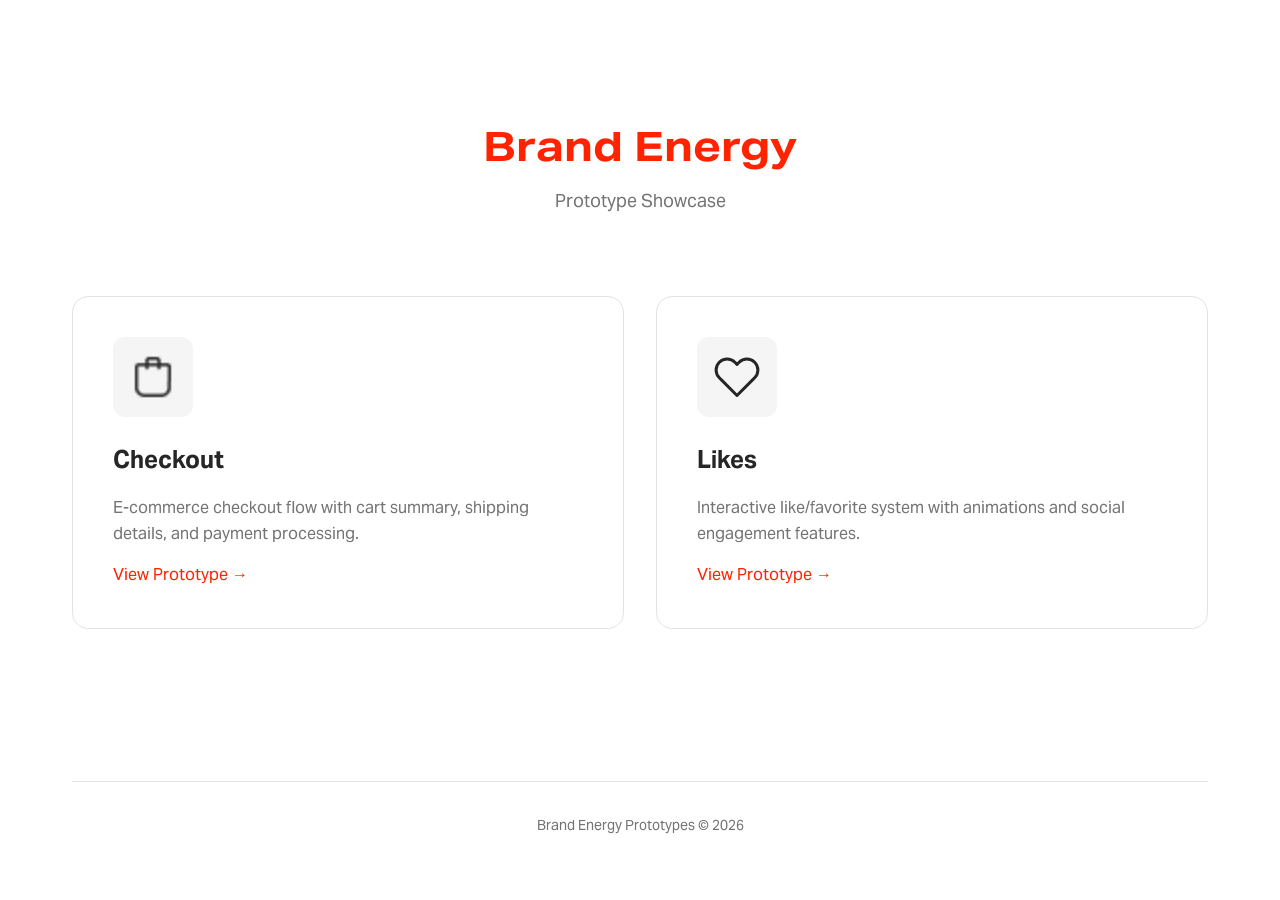
<file: index.html>
<!DOCTYPE html>
<html lang="en">
<head>
    <meta charset="UTF-8">
    <meta name="viewport" content="width=device-width, initial-scale=1.0">
    <title>Brand Energy - Prototypes</title>
    <link rel="stylesheet" href="styles/main.css">
</head>
<body>
    <div class="container">
        <header class="header">
            <img src="public/illustrations/Logo.png" alt="Depop" class="header-logo">
            <h1 class="logo">Brand Energy</h1>
            <p class="tagline">Prototype Showcase</p>
        </header>

        <main class="prototypes-grid">
            <a href="prototypes/checkout.html" class="prototype-card">
                <div class="card-icon">
                    <img src="public/illustrations/Bag.png" alt="Checkout">
                </div>
                <h2 class="card-title">Checkout</h2>
                <p class="card-description">E-commerce checkout flow with cart summary, shipping details, and payment processing.</p>
                <span class="card-link">View Prototype →</span>
            </a>

            <a href="prototypes/likes.html" class="prototype-card">
                <div class="card-icon">
                    <svg xmlns="http://www.w3.org/2000/svg" width="48" height="48" viewBox="0 0 24 24" fill="none" stroke="currentColor" stroke-width="1.5" stroke-linecap="round" stroke-linejoin="round">
                        <path d="M20.84 4.61a5.5 5.5 0 0 0-7.78 0L12 5.67l-1.06-1.06a5.5 5.5 0 0 0-7.78 7.78l1.06 1.06L12 21.23l7.78-7.78 1.06-1.06a5.5 5.5 0 0 0 0-7.78z"></path>
                    </svg>
                </div>
                <h2 class="card-title">Likes</h2>
                <p class="card-description">Interactive like/favorite system with animations and social engagement features.</p>
                <span class="card-link">View Prototype →</span>
            </a>
        </main>

        <footer class="footer">
            <p>Brand Energy Prototypes © 2026</p>
        </footer>
    </div>
</body>
</html>
</file>
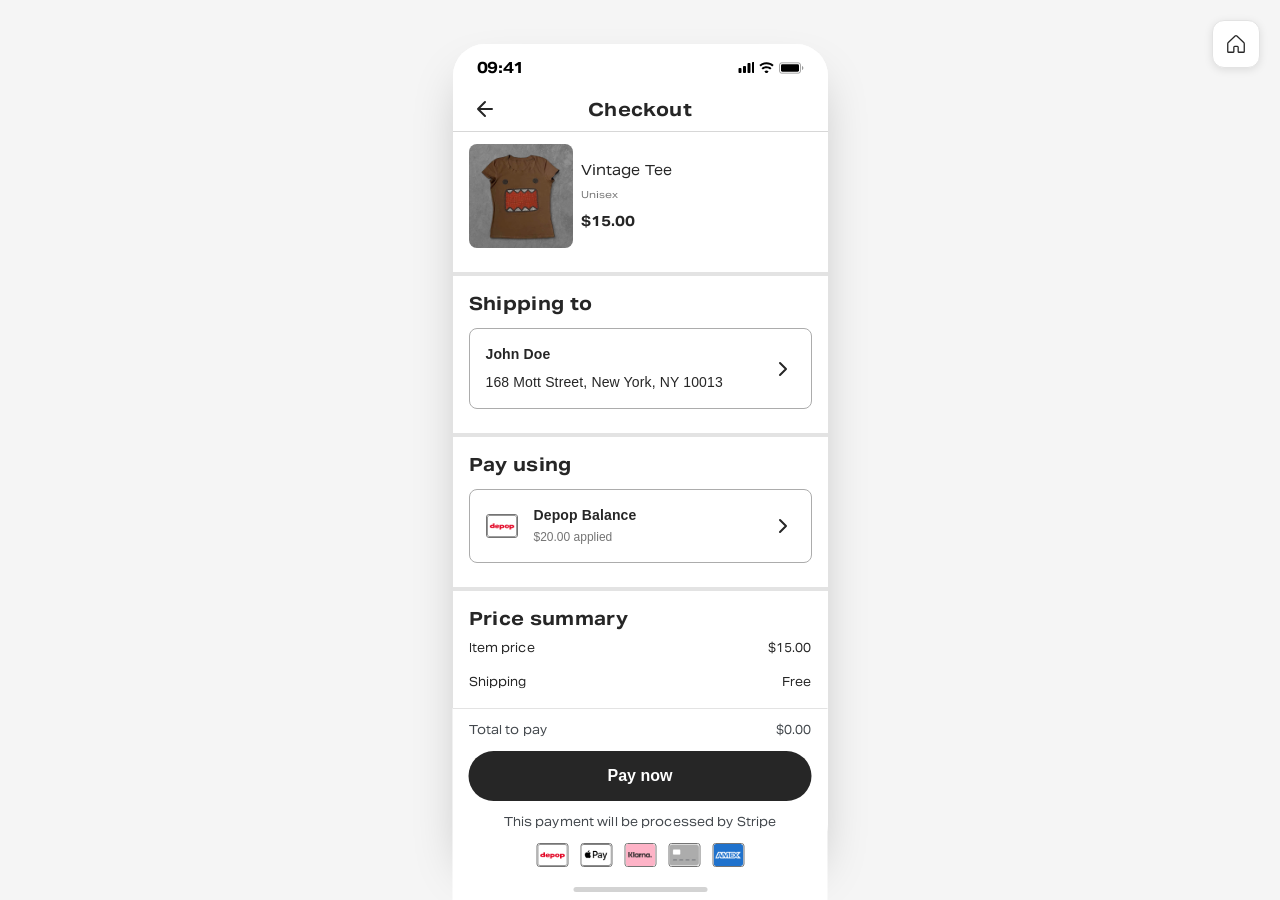
<file: prototypes/checkout.html>
<!DOCTYPE html>
<html lang="en">
<head>
    <meta charset="UTF-8">
    <meta name="viewport" content="width=device-width, initial-scale=1.0, maximum-scale=1.0, user-scalable=no">
    <title>Checkout - Brand Energy</title>
    <link rel="stylesheet" href="../styles/checkout.css">
</head>
<body>
    <!-- Page Navigation (outside prototype) -->
    <a href="../index.html" class="page-home" aria-label="Back to overview">
        <img src="../public/illustrations/Home.svg" alt="Home">
    </a>

    <div class="device-frame">
        <div class="checkout-screen">
            <!-- Status Bar -->
            <div class="status-bar">
                <span class="time">09:41</span>
                <div class="status-icons">
                    <svg class="signal" width="17" height="11" viewBox="0 0 17 11" fill="none">
                        <path fill-rule="evenodd" clip-rule="evenodd" d="M10.5 2C10.5 1.44772 10.9477 1 11.5 1H12.5C13.0523 1 13.5 1.44772 13.5 2V10C13.5 10.5523 13.0523 11 12.5 11H11.5C10.9477 11 10.5 10.5523 10.5 10V2ZM7 4C6.44772 4 6 4.44772 6 5V10C6 10.5523 6.44772 11 7 11H8C8.55228 11 9 10.5523 9 10V5C9 4.44772 8.55228 4 8 4H7ZM1.5 7C1.5 6.44772 1.94772 6 2.5 6H3.5C4.05228 6 4.5 6.44772 4.5 7V10C4.5 10.5523 4.05228 11 3.5 11H2.5C1.94772 11 1.5 10.5523 1.5 10V7ZM16 0C15.4477 0 15 0.447715 15 1V10C15 10.5523 15.4477 11 16 11H17C17.5523 11 18 10.5523 18 10V1C18 0.447715 17.5523 0 17 0H16Z" fill="black"/>
                    </svg>
                    <svg class="wifi" width="15" height="11" viewBox="0 0 15 11" fill="none">
                        <path fill-rule="evenodd" clip-rule="evenodd" d="M7.5 2.24268C9.68547 2.24268 11.6986 3.05823 13.2279 4.41588L14.6421 3.00167C12.7376 1.29326 10.2339 0.242676 7.5 0.242676C4.76614 0.242676 2.26239 1.29326 0.357864 3.00167L1.77208 4.41588C3.30139 3.05823 5.31453 2.24268 7.5 2.24268ZM7.5 6.24268C8.86972 6.24268 10.1205 6.74066 11.0919 7.56611L12.5061 6.1519C11.1602 4.97565 9.41174 4.24268 7.5 4.24268C5.58826 4.24268 3.83981 4.97565 2.49393 6.1519L3.90814 7.56611C4.8795 6.74066 6.13028 6.24268 7.5 6.24268ZM9.62132 9.62132L7.5 11.7426L5.37868 9.62132C6.0052 8.99479 6.86932 8.61396 7.5 8.61396C8.13068 8.61396 8.9948 8.99479 9.62132 9.62132Z" fill="black"/>
                    </svg>
                    <svg class="battery" width="25" height="12" viewBox="0 0 25 12" fill="none">
                        <rect opacity="0.35" x="0.5" y="0.833374" width="21" height="10.3333" rx="2.16667" stroke="black"/>
                        <path opacity="0.4" d="M23 4V8C23.8047 7.66122 24.328 6.87313 24.328 6C24.328 5.12687 23.8047 4.33878 23 4Z" fill="black"/>
                        <rect x="2" y="2.33337" width="18" height="7.33333" rx="1.33333" fill="black"/>
                    </svg>
                </div>
            </div>

            <!-- Navigation Bar -->
            <nav class="nav-bar">
                <button class="nav-back">
                    <svg width="24" height="24" viewBox="0 0 24 24" fill="none">
                        <path d="M19 12H5M12 19L5 12L12 5" stroke="#262626" stroke-width="2" stroke-linecap="round" stroke-linejoin="round"/>
                    </svg>
                </button>
                <h1 class="nav-title">Checkout</h1>
                <span class="nav-spacer"></span>
            </nav>

            <!-- Scrollable Content -->
            <main class="checkout-content">
                <!-- Product Card -->
                <section class="product-section">
                    <div class="product-card">
                        <img src="../public/illustrations/Tee.jpg" alt="Vintage Tee" class="product-image">
                        <div class="product-info">
                            <div class="product-content">
                                <h3 class="product-name">Vintage Tee</h3>
                                <p class="product-variant">Unisex</p>
                            </div>
                            <p class="product-price">$15.00</p>
                        </div>
                    </div>
                </section>

                <!-- Shipping Section -->
                <section class="shipping-section">
                    <div class="section-divider"></div>
                    <h2 class="section-title">Shipping to</h2>
                    <button class="address-card">
                        <div class="address-content">
                            <p class="address-name">John Doe</p>
                            <p class="address-line">168 Mott Street, New York, NY 10013</p>
                        </div>
                        <svg class="chevron" width="24" height="24" viewBox="0 0 24 24" fill="none">
                            <path d="M9 18L15 12L9 6" stroke="#262626" stroke-width="2" stroke-linecap="round" stroke-linejoin="round"/>
                        </svg>
                    </button>
                </section>

                <!-- Payment Section -->
                <section class="payment-section">
                    <div class="section-divider"></div>
                    <h2 class="section-title">Pay using</h2>
                    <button class="payment-card">
                        <div class="payment-method-icon">
                            <img src="../public/illustrations/Depop_Balance.jpg" alt="Depop Balance">
                        </div>
                        <div class="payment-content">
                            <p class="payment-name">Depop Balance</p>
                            <p class="payment-detail">$20.00 applied</p>
                        </div>
                        <svg class="chevron" width="24" height="24" viewBox="0 0 24 24" fill="none">
                            <path d="M9 18L15 12L9 6" stroke="#262626" stroke-width="2" stroke-linecap="round" stroke-linejoin="round"/>
                        </svg>
                    </button>
                </section>

                <!-- Price Summary Section -->
                <section class="summary-section">
                    <div class="section-divider"></div>
                    <h2 class="section-title">Price summary</h2>
                    <div class="price-rows">
                        <div class="price-row">
                            <span>Item price</span>
                            <span>$15.00</span>
                        </div>
                        <div class="price-row">
                            <span>Shipping</span>
                            <span>Free</span>
                        </div>
                        <div class="price-row">
                            <span class="with-help">
                                Marketplace fee
                                <button class="help-icon" aria-label="More info">
                                    <svg width="16" height="16" viewBox="0 0 16 16" fill="none">
                                        <circle cx="8" cy="8" r="7" stroke="#747474" stroke-width="1.5"/>
                                        <path d="M8 11V7M8 5V4.5" stroke="#747474" stroke-width="1.5" stroke-linecap="round"/>
                                    </svg>
                                </button>
                            </span>
                            <span>$5.00</span>
                        </div>
                        <div class="price-divider"></div>
                        <div class="price-row">
                            <span>Subtotal</span>
                            <span>$20.00</span>
                        </div>
                        <div class="price-row">
                            <span>Depop Balance</span>
                            <span>- $20.00</span>
                        </div>
                        <div class="price-divider"></div>
                        <div class="price-row total">
                            <span>Total to pay</span>
                            <span>$0.00</span>
                        </div>
                    </div>
                </section>
            </main>

            <!-- Fixed Bottom Bar -->
            <footer class="checkout-footer">
                <div class="footer-divider"></div>
                <div class="footer-total">
                    <span>Total to pay</span>
                    <span>$0.00</span>
                </div>
                <button class="pay-button" id="payButton">
                    <span class="btn-text">Pay now</span>
                    <span class="btn-loading" style="display: none;">
                        <svg class="spinner" width="20" height="20" viewBox="0 0 24 24" fill="none" stroke="currentColor" stroke-width="2">
                            <path d="M21 12a9 9 0 1 1-6.219-8.56"/>
                        </svg>
                    </span>
                </button>
                <p class="stripe-notice">This payment will be processed by Stripe</p>
                <div class="payment-methods">
                    <div class="payment-icon">
                        <img src="../public/illustrations/Depop_Balance.jpg" alt="Depop Balance">
                    </div>
                    <div class="payment-icon">
                        <img src="../public/illustrations/Apple_Pay.jpg" alt="Apple Pay">
                    </div>
                    <div class="payment-icon">
                        <img src="../public/illustrations/Klarna.jpg" alt="Klarna">
                    </div>
                    <div class="payment-icon">
                        <img src="../public/illustrations/Payment_card.jpg" alt="Card">
                    </div>
                    <div class="payment-icon">
                        <img src="../public/illustrations/Amex.png" alt="Amex">
                    </div>
                </div>
                <div class="home-indicator"></div>
            </footer>
        </div>
    </div>

    <script src="../scripts/checkout.js"></script>
</body>
</html>
</file>
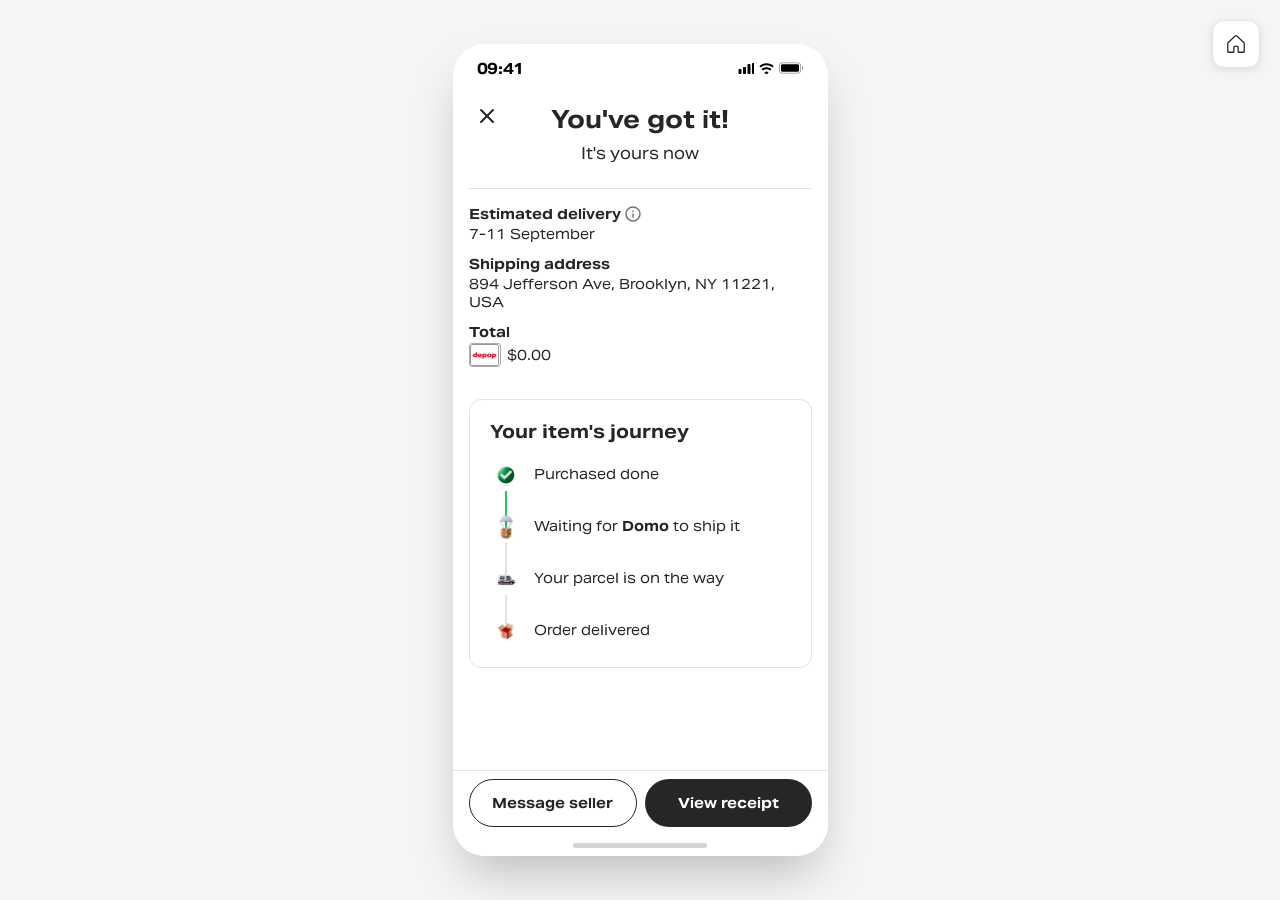
<file: prototypes/confirmation.html>
<!DOCTYPE html>
<html lang="en">
<head>
    <meta charset="UTF-8">
    <meta name="viewport" content="width=device-width, initial-scale=1.0, maximum-scale=1.0, user-scalable=no">
    <title>Order Confirmed - Brand Energy</title>
    <link rel="stylesheet" href="../styles/checkout.css">
    <link rel="stylesheet" href="../styles/confirmation.css">
</head>
<body>
    <!-- Page Navigation (outside prototype) -->
    <a href="../index.html" class="page-home" aria-label="Back to overview">
        <img src="../public/illustrations/Home.svg" alt="Home">
    </a>

    <div class="device-frame">
        <div class="confirmation-screen-page">
            <!-- Status Bar -->
            <div class="status-bar">
                <span class="time">09:41</span>
                <div class="status-icons">
                    <svg class="signal" width="17" height="11" viewBox="0 0 17 11" fill="none">
                        <path fill-rule="evenodd" clip-rule="evenodd" d="M10.5 2C10.5 1.44772 10.9477 1 11.5 1H12.5C13.0523 1 13.5 1.44772 13.5 2V10C13.5 10.5523 13.0523 11 12.5 11H11.5C10.9477 11 10.5 10.5523 10.5 10V2ZM7 4C6.44772 4 6 4.44772 6 5V10C6 10.5523 6.44772 11 7 11H8C8.55228 11 9 10.5523 9 10V5C9 4.44772 8.55228 4 8 4H7ZM1.5 7C1.5 6.44772 1.94772 6 2.5 6H3.5C4.05228 6 4.5 6.44772 4.5 7V10C4.5 10.5523 4.05228 11 3.5 11H2.5C1.94772 11 1.5 10.5523 1.5 10V7ZM16 0C15.4477 0 15 0.447715 15 1V10C15 10.5523 15.4477 11 16 11H17C17.5523 11 18 10.5523 18 10V1C18 0.447715 17.5523 0 17 0H16Z" fill="black"/>
                    </svg>
                    <svg class="wifi" width="15" height="11" viewBox="0 0 15 11" fill="none">
                        <path fill-rule="evenodd" clip-rule="evenodd" d="M7.5 2.24268C9.68547 2.24268 11.6986 3.05823 13.2279 4.41588L14.6421 3.00167C12.7376 1.29326 10.2339 0.242676 7.5 0.242676C4.76614 0.242676 2.26239 1.29326 0.357864 3.00167L1.77208 4.41588C3.30139 3.05823 5.31453 2.24268 7.5 2.24268ZM7.5 6.24268C8.86972 6.24268 10.1205 6.74066 11.0919 7.56611L12.5061 6.1519C11.1602 4.97565 9.41174 4.24268 7.5 4.24268C5.58826 4.24268 3.83981 4.97565 2.49393 6.1519L3.90814 7.56611C4.8795 6.74066 6.13028 6.24268 7.5 6.24268ZM9.62132 9.62132L7.5 11.7426L5.37868 9.62132C6.0052 8.99479 6.86932 8.61396 7.5 8.61396C8.13068 8.61396 8.9948 8.99479 9.62132 9.62132Z" fill="black"/>
                    </svg>
                    <svg class="battery" width="25" height="12" viewBox="0 0 25 12" fill="none">
                        <rect opacity="0.35" x="0.5" y="0.833374" width="21" height="10.3333" rx="2.16667" stroke="black"/>
                        <path opacity="0.4" d="M23 4V8C23.8047 7.66122 24.328 6.87313 24.328 6C24.328 5.12687 23.8047 4.33878 23 4Z" fill="black"/>
                        <rect x="2" y="2.33337" width="18" height="7.33333" rx="1.33333" fill="black"/>
                    </svg>
                </div>
            </div>

            <!-- Close Button -->
            <a href="checkout.html" class="close-btn">
                <svg width="24" height="24" viewBox="0 0 24 24" fill="none">
                    <path d="M18 6L6 18M6 6l12 12" stroke="#262626" stroke-width="2" stroke-linecap="round" stroke-linejoin="round"/>
                </svg>
            </a>

            <!-- Scrollable Content -->
            <div class="confirmation-scroll">
                <!-- Hero Section with Product and Balloons -->
                <div class="hero-section">
                    <!-- Balloons -->
                    <img src="../public/illustrations/red_balloon.png" alt="" class="balloon red-balloon-1">
                    <img src="../public/illustrations/red_balloon.png" alt="" class="balloon red-balloon-2">
                    <img src="../public/illustrations/Depop_balloon.png" alt="" class="balloon depop-balloon">
                    <img src="../public/illustrations/star_balloon.png" alt="" class="balloon star-balloon">
                    <img src="../public/illustrations/red_balloon.png" alt="" class="balloon red-balloon-3">
                    
                    <!-- Animation Container -->
                    <div class="animation-container">
                        <!-- Product Image (gets sucked in) -->
                        <img src="../public/illustrations/Tee.jpg" alt="Vintage Tee" class="product-image">
                        
                        <!-- Box (pops up from bottom, then fades out) -->
                        <img src="../public/illustrations/Box_Tee.png" alt="" class="box-image">
                        
                        <!-- Parachute (fades in, then flies out top) -->
                        <img src="../public/illustrations/shipping_parachute.png" alt="" class="parachute-image">
                    </div>
                </div>

                <!-- Success Message -->
                <div class="success-message">
                    <h1>You've got it!</h1>
                    <p>It's yours now</p>
                </div>

                <!-- Divider -->
                <div class="section-divider"></div>

                <!-- Order Details -->
                <div class="order-details">
                    <div class="detail-row">
                        <span class="detail-label">
                            Estimated delivery
                            <svg width="16" height="16" viewBox="0 0 16 16" fill="none">
                                <circle cx="8" cy="8" r="7" stroke="#747474" stroke-width="1.5"/>
                                <path d="M8 11V8M8 5.5V5" stroke="#747474" stroke-width="1.5" stroke-linecap="round"/>
                            </svg>
                        </span>
                        <span class="detail-value">7-11 September</span>
                    </div>
                    <div class="detail-row">
                        <span class="detail-label">Shipping address</span>
                        <span class="detail-value">894 Jefferson Ave, Brooklyn, NY 11221, USA</span>
                    </div>
                    <div class="detail-row">
                        <span class="detail-label">Total</span>
                        <span class="detail-value detail-with-icon">
                            <img src="../public/illustrations/Depop_Balance.jpg" alt="Depop Balance" class="detail-icon">
                            $0.00
                        </span>
                    </div>
                </div>

                <!-- Progress Tracker -->
                <div class="progress-tracker">
                    <h3 class="tracker-title">Your item's journey</h3>
                    <div class="progress-step completed">
                        <div class="step-icon completed">
                            <img src="../public/illustrations/confirm.png" alt="" class="step-img">
                        </div>
                        <div class="step-line"></div>
                        <span class="step-label">Purchased done</span>
                    </div>
                    <div class="progress-step active">
                        <div class="step-icon">
                            <img src="../public/illustrations/shipping_parachute.png" alt="" class="step-img">
                        </div>
                        <div class="step-line"></div>
                        <span class="step-label">Waiting for <strong>Domo</strong> to ship it</span>
                    </div>
                    <div class="progress-step">
                        <div class="step-icon">
                            <img src="../public/illustrations/Van.png" alt="" class="step-img">
                        </div>
                        <div class="step-line"></div>
                        <span class="step-label">Your parcel is on the way</span>
                    </div>
                    <div class="progress-step">
                        <div class="step-icon">
                            <img src="../public/illustrations/Box_Tee.png" alt="" class="step-img">
                        </div>
                        <span class="step-label">Order delivered</span>
                    </div>
                </div>
            </div>

            <!-- Footer with Buttons -->
            <footer class="confirmation-footer">
                <div class="footer-divider"></div>
                <div class="confirmation-actions">
                    <button class="btn-secondary">Message seller</button>
                    <button class="btn-primary">View receipt</button>
                </div>
                <div class="home-indicator"></div>
            </footer>
        </div>
    </div>
</body>
</html>
</file>
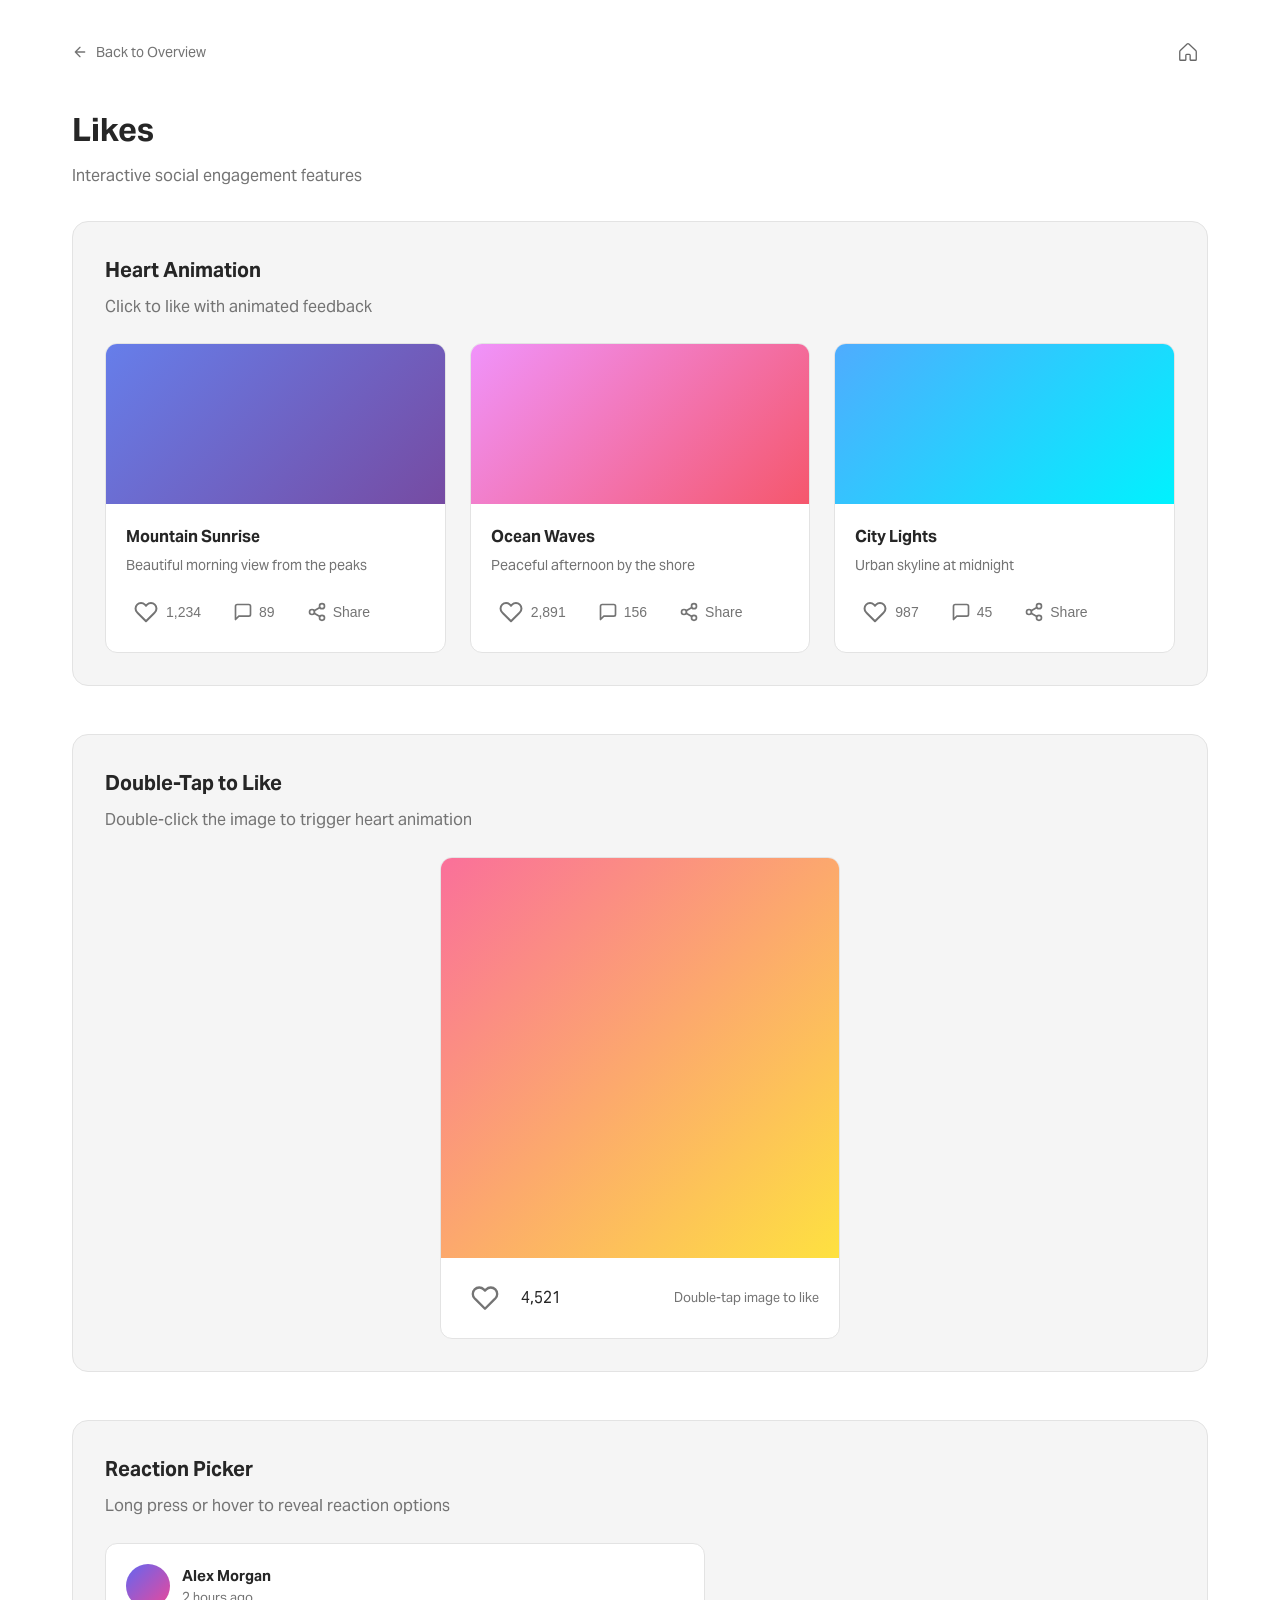
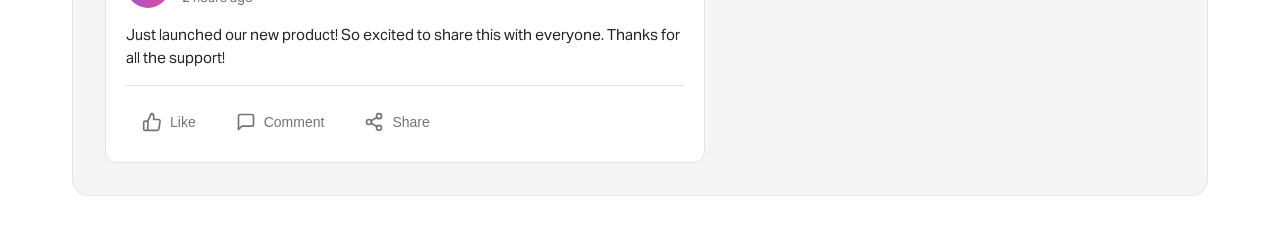
<file: prototypes/likes.html>
<!DOCTYPE html>
<html lang="en">
<head>
    <meta charset="UTF-8">
    <meta name="viewport" content="width=device-width, initial-scale=1.0">
    <title>Likes - Brand Energy</title>
    <link rel="stylesheet" href="../styles/main.css">
    <link rel="stylesheet" href="../styles/likes.css">
</head>
<body>
    <div class="container">
        <div class="nav-header">
            <a href="../index.html" class="back-link">
                <svg xmlns="http://www.w3.org/2000/svg" width="16" height="16" viewBox="0 0 24 24" fill="none" stroke="currentColor" stroke-width="2" stroke-linecap="round" stroke-linejoin="round">
                    <path d="M19 12H5M12 19l-7-7 7-7"/>
                </svg>
                Back to Overview
            </a>
            <a href="../index.html" class="home-link" aria-label="Go to overview">
                <img src="../public/illustrations/Home.svg" alt="Home" width="24" height="24">
            </a>
        </div>

        <h1 class="page-title">Likes</h1>
        <p class="page-subtitle">Interactive social engagement features</p>

        <div class="likes-demo">
            <section class="demo-section">
                <h2 class="demo-title">Heart Animation</h2>
                <p class="demo-description">Click to like with animated feedback</p>
                
                <div class="cards-grid">
                    <div class="content-card">
                        <div class="card-media" style="background: linear-gradient(135deg, #667eea, #764ba2);"></div>
                        <div class="card-body">
                            <h3 class="card-title">Mountain Sunrise</h3>
                            <p class="card-text">Beautiful morning view from the peaks</p>
                            <div class="card-actions">
                                <button class="like-btn" data-liked="false">
                                    <svg class="heart-icon" xmlns="http://www.w3.org/2000/svg" width="24" height="24" viewBox="0 0 24 24" fill="none" stroke="currentColor" stroke-width="2" stroke-linecap="round" stroke-linejoin="round">
                                        <path d="M20.84 4.61a5.5 5.5 0 0 0-7.78 0L12 5.67l-1.06-1.06a5.5 5.5 0 0 0-7.78 7.78l1.06 1.06L12 21.23l7.78-7.78 1.06-1.06a5.5 5.5 0 0 0 0-7.78z"></path>
                                    </svg>
                                    <span class="like-count">1,234</span>
                                </button>
                                <button class="action-btn">
                                    <svg xmlns="http://www.w3.org/2000/svg" width="20" height="20" viewBox="0 0 24 24" fill="none" stroke="currentColor" stroke-width="2" stroke-linecap="round" stroke-linejoin="round">
                                        <path d="M21 15a2 2 0 0 1-2 2H7l-4 4V5a2 2 0 0 1 2-2h14a2 2 0 0 1 2 2z"></path>
                                    </svg>
                                    <span>89</span>
                                </button>
                                <button class="action-btn">
                                    <svg xmlns="http://www.w3.org/2000/svg" width="20" height="20" viewBox="0 0 24 24" fill="none" stroke="currentColor" stroke-width="2" stroke-linecap="round" stroke-linejoin="round">
                                        <circle cx="18" cy="5" r="3"></circle>
                                        <circle cx="6" cy="12" r="3"></circle>
                                        <circle cx="18" cy="19" r="3"></circle>
                                        <line x1="8.59" y1="13.51" x2="15.42" y2="17.49"></line>
                                        <line x1="15.41" y1="6.51" x2="8.59" y2="10.49"></line>
                                    </svg>
                                    <span>Share</span>
                                </button>
                            </div>
                        </div>
                    </div>

                    <div class="content-card">
                        <div class="card-media" style="background: linear-gradient(135deg, #f093fb, #f5576c);"></div>
                        <div class="card-body">
                            <h3 class="card-title">Ocean Waves</h3>
                            <p class="card-text">Peaceful afternoon by the shore</p>
                            <div class="card-actions">
                                <button class="like-btn" data-liked="false">
                                    <svg class="heart-icon" xmlns="http://www.w3.org/2000/svg" width="24" height="24" viewBox="0 0 24 24" fill="none" stroke="currentColor" stroke-width="2" stroke-linecap="round" stroke-linejoin="round">
                                        <path d="M20.84 4.61a5.5 5.5 0 0 0-7.78 0L12 5.67l-1.06-1.06a5.5 5.5 0 0 0-7.78 7.78l1.06 1.06L12 21.23l7.78-7.78 1.06-1.06a5.5 5.5 0 0 0 0-7.78z"></path>
                                    </svg>
                                    <span class="like-count">2,891</span>
                                </button>
                                <button class="action-btn">
                                    <svg xmlns="http://www.w3.org/2000/svg" width="20" height="20" viewBox="0 0 24 24" fill="none" stroke="currentColor" stroke-width="2" stroke-linecap="round" stroke-linejoin="round">
                                        <path d="M21 15a2 2 0 0 1-2 2H7l-4 4V5a2 2 0 0 1 2-2h14a2 2 0 0 1 2 2z"></path>
                                    </svg>
                                    <span>156</span>
                                </button>
                                <button class="action-btn">
                                    <svg xmlns="http://www.w3.org/2000/svg" width="20" height="20" viewBox="0 0 24 24" fill="none" stroke="currentColor" stroke-width="2" stroke-linecap="round" stroke-linejoin="round">
                                        <circle cx="18" cy="5" r="3"></circle>
                                        <circle cx="6" cy="12" r="3"></circle>
                                        <circle cx="18" cy="19" r="3"></circle>
                                        <line x1="8.59" y1="13.51" x2="15.42" y2="17.49"></line>
                                        <line x1="15.41" y1="6.51" x2="8.59" y2="10.49"></line>
                                    </svg>
                                    <span>Share</span>
                                </button>
                            </div>
                        </div>
                    </div>

                    <div class="content-card">
                        <div class="card-media" style="background: linear-gradient(135deg, #4facfe, #00f2fe);"></div>
                        <div class="card-body">
                            <h3 class="card-title">City Lights</h3>
                            <p class="card-text">Urban skyline at midnight</p>
                            <div class="card-actions">
                                <button class="like-btn" data-liked="false">
                                    <svg class="heart-icon" xmlns="http://www.w3.org/2000/svg" width="24" height="24" viewBox="0 0 24 24" fill="none" stroke="currentColor" stroke-width="2" stroke-linecap="round" stroke-linejoin="round">
                                        <path d="M20.84 4.61a5.5 5.5 0 0 0-7.78 0L12 5.67l-1.06-1.06a5.5 5.5 0 0 0-7.78 7.78l1.06 1.06L12 21.23l7.78-7.78 1.06-1.06a5.5 5.5 0 0 0 0-7.78z"></path>
                                    </svg>
                                    <span class="like-count">987</span>
                                </button>
                                <button class="action-btn">
                                    <svg xmlns="http://www.w3.org/2000/svg" width="20" height="20" viewBox="0 0 24 24" fill="none" stroke="currentColor" stroke-width="2" stroke-linecap="round" stroke-linejoin="round">
                                        <path d="M21 15a2 2 0 0 1-2 2H7l-4 4V5a2 2 0 0 1 2-2h14a2 2 0 0 1 2 2z"></path>
                                    </svg>
                                    <span>45</span>
                                </button>
                                <button class="action-btn">
                                    <svg xmlns="http://www.w3.org/2000/svg" width="20" height="20" viewBox="0 0 24 24" fill="none" stroke="currentColor" stroke-width="2" stroke-linecap="round" stroke-linejoin="round">
                                        <circle cx="18" cy="5" r="3"></circle>
                                        <circle cx="6" cy="12" r="3"></circle>
                                        <circle cx="18" cy="19" r="3"></circle>
                                        <line x1="8.59" y1="13.51" x2="15.42" y2="17.49"></line>
                                        <line x1="15.41" y1="6.51" x2="8.59" y2="10.49"></line>
                                    </svg>
                                    <span>Share</span>
                                </button>
                            </div>
                        </div>
                    </div>
                </div>
            </section>

            <section class="demo-section">
                <h2 class="demo-title">Double-Tap to Like</h2>
                <p class="demo-description">Double-click the image to trigger heart animation</p>
                
                <div class="double-tap-demo">
                    <div class="tap-card">
                        <div class="tap-media" style="background: linear-gradient(135deg, #fa709a, #fee140);">
                            <div class="floating-heart">
                                <svg xmlns="http://www.w3.org/2000/svg" width="80" height="80" viewBox="0 0 24 24" fill="currentColor" stroke="none">
                                    <path d="M20.84 4.61a5.5 5.5 0 0 0-7.78 0L12 5.67l-1.06-1.06a5.5 5.5 0 0 0-7.78 7.78l1.06 1.06L12 21.23l7.78-7.78 1.06-1.06a5.5 5.5 0 0 0 0-7.78z"></path>
                                </svg>
                            </div>
                        </div>
                        <div class="tap-footer">
                            <div class="tap-stats">
                                <button class="like-btn large" data-liked="false">
                                    <svg class="heart-icon" xmlns="http://www.w3.org/2000/svg" width="28" height="28" viewBox="0 0 24 24" fill="none" stroke="currentColor" stroke-width="2" stroke-linecap="round" stroke-linejoin="round">
                                        <path d="M20.84 4.61a5.5 5.5 0 0 0-7.78 0L12 5.67l-1.06-1.06a5.5 5.5 0 0 0-7.78 7.78l1.06 1.06L12 21.23l7.78-7.78 1.06-1.06a5.5 5.5 0 0 0 0-7.78z"></path>
                                    </svg>
                                </button>
                                <span class="like-count large">4,521</span>
                            </div>
                            <p class="tap-hint">Double-tap image to like</p>
                        </div>
                    </div>
                </div>
            </section>

            <section class="demo-section">
                <h2 class="demo-title">Reaction Picker</h2>
                <p class="demo-description">Long press or hover to reveal reaction options</p>
                
                <div class="reaction-demo">
                    <div class="post-card">
                        <div class="post-header">
                            <div class="avatar" style="background: linear-gradient(135deg, #6366f1, #ec4899);"></div>
                            <div class="post-meta">
                                <span class="post-author">Alex Morgan</span>
                                <span class="post-time">2 hours ago</span>
                            </div>
                        </div>
                        <p class="post-content">Just launched our new product! So excited to share this with everyone. Thanks for all the support!</p>
                        <div class="post-actions">
                            <div class="reaction-container">
                                <button class="reaction-trigger">
                                    <span class="current-reaction">
                                        <svg xmlns="http://www.w3.org/2000/svg" width="20" height="20" viewBox="0 0 24 24" fill="none" stroke="currentColor" stroke-width="2" stroke-linecap="round" stroke-linejoin="round">
                                            <path d="M14 9V5a3 3 0 0 0-3-3l-4 9v11h11.28a2 2 0 0 0 2-1.7l1.38-9a2 2 0 0 0-2-2.3zM7 22H4a2 2 0 0 1-2-2v-7a2 2 0 0 1 2-2h3"></path>
                                        </svg>
                                    </span>
                                    <span class="reaction-label">Like</span>
                                </button>
                                <div class="reaction-picker">
                                    <button class="reaction-option" data-reaction="like" title="Like">
                                        <span class="reaction-emoji">👍</span>
                                    </button>
                                    <button class="reaction-option" data-reaction="love" title="Love">
                                        <span class="reaction-emoji">❤️</span>
                                    </button>
                                    <button class="reaction-option" data-reaction="haha" title="Haha">
                                        <span class="reaction-emoji">😂</span>
                                    </button>
                                    <button class="reaction-option" data-reaction="wow" title="Wow">
                                        <span class="reaction-emoji">😮</span>
                                    </button>
                                    <button class="reaction-option" data-reaction="sad" title="Sad">
                                        <span class="reaction-emoji">😢</span>
                                    </button>
                                    <button class="reaction-option" data-reaction="angry" title="Angry">
                                        <span class="reaction-emoji">😠</span>
                                    </button>
                                </div>
                            </div>
                            <button class="post-action">
                                <svg xmlns="http://www.w3.org/2000/svg" width="20" height="20" viewBox="0 0 24 24" fill="none" stroke="currentColor" stroke-width="2" stroke-linecap="round" stroke-linejoin="round">
                                    <path d="M21 15a2 2 0 0 1-2 2H7l-4 4V5a2 2 0 0 1 2-2h14a2 2 0 0 1 2 2z"></path>
                                </svg>
                                Comment
                            </button>
                            <button class="post-action">
                                <svg xmlns="http://www.w3.org/2000/svg" width="20" height="20" viewBox="0 0 24 24" fill="none" stroke="currentColor" stroke-width="2" stroke-linecap="round" stroke-linejoin="round">
                                    <circle cx="18" cy="5" r="3"></circle>
                                    <circle cx="6" cy="12" r="3"></circle>
                                    <circle cx="18" cy="19" r="3"></circle>
                                    <line x1="8.59" y1="13.51" x2="15.42" y2="17.49"></line>
                                    <line x1="15.41" y1="6.51" x2="8.59" y2="10.49"></line>
                                </svg>
                                Share
                            </button>
                        </div>
                    </div>
                </div>
            </section>
        </div>
    </div>

    <script src="../scripts/likes.js"></script>
</body>
</html>
</file>
<file: styles/main.css>
@font-face {
    font-family: 'Aktiv Grotesk';
    src: url('../public/fonts/AktivGrotesk_A_Basic_Rg.ttf') format('truetype');
    font-weight: 400;
    font-style: normal;
}

@font-face {
    font-family: 'Aktiv Grotesk';
    src: url('../public/fonts/AktivGrotesk_A_Basic_Bd.ttf') format('truetype');
    font-weight: 700;
    font-style: normal;
}

@font-face {
    font-family: 'Aktiv Grotesk Extended';
    src: url('../public/fonts/AktivGroteskEx_A_Basic_Rg.ttf') format('truetype');
    font-weight: 400;
    font-style: normal;
}

@font-face {
    font-family: 'Aktiv Grotesk Extended';
    src: url('../public/fonts/AktivGroteskEx_A_Basic_Bd.ttf') format('truetype');
    font-weight: 700;
    font-style: normal;
}

:root {
    --color-primary: #ff2300;
    --color-primary-dark: #e02000;
    --color-secondary: #262626;
    --color-background: #ffffff;
    --color-surface: #f5f5f5;
    --color-surface-hover: #e8e8e8;
    --color-text: #262626;
    --color-text-muted: #747474;
    --color-border: #e3e3e3;
    --color-success: #22c55e;
    --color-error: #ef4444;
    --radius-sm: 8px;
    --radius-md: 12px;
    --radius-lg: 16px;
    --shadow-sm: 0 1px 2px rgba(0, 0, 0, 0.1);
    --shadow-md: 0 4px 6px rgba(0, 0, 0, 0.1);
    --shadow-lg: 0 10px 25px rgba(0, 0, 0, 0.15);
    --transition-fast: 150ms ease;
    --transition-normal: 250ms ease;
}

* {
    margin: 0;
    padding: 0;
    box-sizing: border-box;
}

body {
    font-family: 'Aktiv Grotesk', -apple-system, BlinkMacSystemFont, 'Segoe UI', Roboto, sans-serif;
    background: var(--color-background);
    color: var(--color-text);
    min-height: 100vh;
    line-height: 1.6;
}

.container {
    max-width: 1200px;
    margin: 0 auto;
    padding: 2rem;
    min-height: 100vh;
    display: flex;
    flex-direction: column;
}

.header {
    text-align: center;
    padding: 3rem 0;
}

.header-logo {
    width: 60px;
    height: auto;
    margin-bottom: 1rem;
}

.logo {
    font-family: 'Aktiv Grotesk Extended', 'Aktiv Grotesk', sans-serif;
    font-size: 2.5rem;
    font-weight: 700;
    color: var(--color-primary);
    margin-bottom: 0.5rem;
}

.tagline {
    color: var(--color-text-muted);
    font-size: 1.125rem;
}

.prototypes-grid {
    display: grid;
    grid-template-columns: repeat(auto-fit, minmax(320px, 1fr));
    gap: 2rem;
    flex: 1;
    align-content: start;
    padding: 2rem 0;
}

.prototype-card {
    background: var(--color-background);
    border: 1px solid var(--color-border);
    border-radius: var(--radius-lg);
    padding: 2.5rem;
    text-decoration: none;
    color: inherit;
    transition: all var(--transition-normal);
    display: flex;
    flex-direction: column;
    gap: 1rem;
}

.prototype-card:hover {
    border-color: var(--color-primary);
    transform: translateY(-4px);
    box-shadow: var(--shadow-lg);
}

.card-icon {
    width: 80px;
    height: 80px;
    background: var(--color-surface);
    border-radius: var(--radius-md);
    display: flex;
    align-items: center;
    justify-content: center;
    margin-bottom: 0.5rem;
    overflow: hidden;
}

.card-icon img {
    width: 48px;
    height: 48px;
    object-fit: contain;
}

.card-icon svg {
    color: var(--color-text);
}

.card-title {
    font-size: 1.5rem;
    font-weight: 600;
}

.card-description {
    color: var(--color-text-muted);
    font-size: 1rem;
    flex: 1;
}

.card-link {
    color: var(--color-primary);
    font-weight: 500;
    display: inline-flex;
    align-items: center;
    gap: 0.5rem;
    transition: gap var(--transition-fast);
}

.prototype-card:hover .card-link {
    gap: 0.75rem;
}

.footer {
    text-align: center;
    padding: 2rem 0;
    color: var(--color-text-muted);
    font-size: 0.875rem;
    border-top: 1px solid var(--color-border);
    margin-top: auto;
}

.nav-header {
    display: flex;
    justify-content: space-between;
    align-items: center;
    margin-bottom: 2rem;
}

.back-link {
    display: inline-flex;
    align-items: center;
    gap: 0.5rem;
    color: var(--color-text-muted);
    text-decoration: none;
    font-size: 0.875rem;
    transition: color var(--transition-fast);
}

.back-link:hover {
    color: var(--color-text);
}

.home-link {
    display: flex;
    align-items: center;
    justify-content: center;
    width: 40px;
    height: 40px;
    border-radius: var(--radius-sm);
    transition: background var(--transition-fast);
}

.home-link:hover {
    background: var(--color-surface-hover);
}

.home-link img {
    width: 24px;
    height: 24px;
    opacity: 0.7;
    transition: opacity var(--transition-fast);
}

.home-link:hover img {
    opacity: 1;
}

.page-title {
    font-size: 2rem;
    font-weight: 700;
    margin-bottom: 0.5rem;
}

.page-subtitle {
    color: var(--color-text-muted);
    margin-bottom: 2rem;
}

.btn {
    display: inline-flex;
    align-items: center;
    justify-content: center;
    gap: 0.5rem;
    padding: 0.75rem 1.5rem;
    border-radius: var(--radius-sm);
    font-size: 1rem;
    font-weight: 500;
    cursor: pointer;
    border: none;
    transition: all var(--transition-fast);
    text-decoration: none;
}

.btn-primary {
    background: linear-gradient(135deg, var(--color-primary), var(--color-primary-dark));
    color: white;
}

.btn-primary:hover {
    filter: brightness(1.1);
    transform: translateY(-1px);
}

.btn-secondary {
    background: var(--color-surface);
    color: var(--color-text);
    border: 1px solid var(--color-border);
}

.btn-secondary:hover {
    background: var(--color-surface-hover);
}

.btn-icon {
    padding: 0.5rem;
    border-radius: 50%;
}

.input {
    width: 100%;
    padding: 0.75rem 1rem;
    background: var(--color-background);
    border: 1px solid var(--color-border);
    border-radius: var(--radius-sm);
    color: var(--color-text);
    font-size: 1rem;
    transition: border-color var(--transition-fast);
}

.input:focus {
    outline: none;
    border-color: var(--color-primary);
}

.input::placeholder {
    color: var(--color-text-muted);
}

.form-group {
    margin-bottom: 1rem;
}

.form-label {
    display: block;
    margin-bottom: 0.5rem;
    font-size: 0.875rem;
    font-weight: 500;
    color: var(--color-text-muted);
}

.form-row {
    display: grid;
    grid-template-columns: repeat(2, 1fr);
    gap: 1rem;
}

@media (max-width: 640px) {
    .container {
        padding: 1rem;
    }
    
    .header {
        padding: 2rem 0;
    }
    
    .logo {
        font-size: 2rem;
    }
    
    .prototypes-grid {
        grid-template-columns: 1fr;
    }
    
    .prototype-card {
        padding: 1.5rem;
    }
    
    .form-row {
        grid-template-columns: 1fr;
    }
}
</file>
<file: styles/checkout.css>
@font-face {
    font-family: 'Aktiv Grotesk';
    src: url('../public/fonts/AktivGrotesk_A_Basic_Rg.ttf') format('truetype');
    font-weight: 400;
    font-style: normal;
}

@font-face {
    font-family: 'Aktiv Grotesk';
    src: url('../public/fonts/AktivGrotesk_A_Basic_Bd.ttf') format('truetype');
    font-weight: 700;
    font-style: normal;
}

@font-face {
    font-family: 'Aktiv Grotesk Extended';
    src: url('../public/fonts/AktivGroteskEx_A_Basic_Rg.ttf') format('truetype');
    font-weight: 400;
    font-style: normal;
}

@font-face {
    font-family: 'Aktiv Grotesk Extended';
    src: url('../public/fonts/AktivGroteskEx_A_Basic_Bd.ttf') format('truetype');
    font-weight: 700;
    font-style: normal;
}

:root {
    --color-primary: #262626;
    --color-secondary: #747474;
    --color-tertiary: #43484d;
    --color-background: #ffffff;
    --color-divider: #e3e3e3;
    --color-divider-light: #d7d7d7;
    --color-border: #acacac;
    --color-red: #ff2300;
    --font-family: 'Aktiv Grotesk Extended', 'Aktiv Grotesk', -apple-system, BlinkMacSystemFont, sans-serif;
    --radius-sm: 8px;
    --radius-md: 32px;
}

* {
    margin: 0;
    padding: 0;
    box-sizing: border-box;
}

body {
    font-family: var(--font-family);
    background: #f5f5f5;
    min-height: 100vh;
    display: flex;
    align-items: center;
    justify-content: center;
    padding: 20px;
}

.device-frame {
    width: 375px;
    max-width: 100%;
    background: var(--color-background);
    border-radius: var(--radius-md);
    overflow: hidden;
    box-shadow: 0 25px 50px -12px rgba(0, 0, 0, 0.25);
}

.checkout-screen {
    display: flex;
    flex-direction: column;
    min-height: 812px;
    max-height: 90vh;
    position: relative;
}

/* Status Bar */
.status-bar {
    display: flex;
    justify-content: space-between;
    align-items: center;
    padding: 14px 24px 10px 24px;
    height: 44px;
    background: var(--color-background);
}

.time {
    font-size: 15px;
    font-weight: 600;
    letter-spacing: -0.3px;
}

.status-icons {
    display: flex;
    align-items: center;
    gap: 5px;
}

/* Navigation Bar */
.nav-bar {
    display: flex;
    align-items: center;
    justify-content: space-between;
    padding: 0 10px;
    height: 45px;
    background: var(--color-background);
    border-bottom: 1px solid var(--color-divider-light);
}

.nav-back {
    display: flex;
    align-items: center;
    justify-content: center;
    width: 44px;
    height: 44px;
    background: none;
    border: none;
    cursor: pointer;
    color: var(--color-primary);
}

.nav-title {
    font-size: 18px;
    font-weight: 700;
    color: var(--color-primary);
    letter-spacing: 0.02em;
    position: absolute;
    left: 50%;
    transform: translateX(-50%);
}

.nav-spacer {
    width: 44px;
}

/* Page navigation (outside prototype) */
.page-home {
    position: fixed;
    top: 20px;
    right: 20px;
    width: 48px;
    height: 48px;
    background: #ffffff;
    border: 1px solid #e3e3e3;
    border-radius: 12px;
    display: flex;
    align-items: center;
    justify-content: center;
    text-decoration: none;
    box-shadow: 0 2px 8px rgba(0, 0, 0, 0.1);
    transition: all 0.2s ease;
    z-index: 1000;
}

.page-home:hover {
    background: #f5f5f5;
    transform: translateY(-2px);
    box-shadow: 0 4px 12px rgba(0, 0, 0, 0.15);
}

.page-home img {
    width: 24px;
    height: 24px;
    object-fit: contain;
}

/* Scrollable Content */
.checkout-content {
    flex: 1;
    overflow-y: auto;
    padding-bottom: 260px;
}

/* Product Section */
.product-section {
    padding: 12px 16px 24px;
}

.product-card {
    display: flex;
    gap: 8px;
    align-items: center;
}

.product-image {
    width: 104px;
    height: 104px;
    border-radius: 8px;
    object-fit: cover;
    flex-shrink: 0;
}

.product-info {
    display: flex;
    flex-direction: column;
    gap: 8px;
}

.product-content {
    display: flex;
    flex-direction: column;
    gap: 6px;
}

.product-name {
    font-size: 14px;
    font-weight: 400;
    line-height: 1.5;
    color: var(--color-primary);
    letter-spacing: 0.01em;
    line-height: 1.5;
}

.product-variant {
    font-size: 10px;
    color: #747474;
    letter-spacing: 0.01em;
    line-height: 1.5;
}

.product-price {
    font-size: 14px;
    font-weight: 700;
    color: var(--color-primary);
    letter-spacing: 0.01em;
    line-height: 1.4;
    margin-top: 2px;
}

/* Section Styles */
.section-divider {
    height: 4px;
    background: var(--color-divider);
}

.section-title {
    font-size: 18px;
    font-weight: 700;
    color: var(--color-primary);
    padding: 16px 16px 12px;
    letter-spacing: 0.02em;
    line-height: 1.33;
}

/* Shipping Section */
.shipping-section {
    padding-bottom: 24px;
}

.address-card {
    display: flex;
    align-items: center;
    gap: 16px;
    margin: 0 16px;
    padding: 16px;
    background: var(--color-background);
    border: 1px solid var(--color-border);
    border-radius: var(--radius-sm);
    cursor: pointer;
    width: calc(100% - 32px);
    text-align: left;
}

.address-content {
    flex: 1;
    display: flex;
    flex-direction: column;
    gap: 8px;
}

.address-name {
    font-size: 14px;
    font-weight: 700;
    color: var(--color-primary);
    letter-spacing: 0.01em;
    line-height: 1.4;
}

.address-line {
    font-size: 14px;
    font-weight: 400;
    color: var(--color-primary);
    letter-spacing: 0.01em;
    line-height: 1.4;
}

.chevron {
    flex-shrink: 0;
}

/* Payment Section */
.payment-section {
    padding-bottom: 24px;
}

.payment-card {
    display: flex;
    align-items: center;
    gap: 16px;
    margin: 0 16px;
    padding: 16px;
    background: var(--color-background);
    border: 1px solid var(--color-border);
    border-radius: var(--radius-sm);
    cursor: pointer;
    width: calc(100% - 32px);
    text-align: left;
}

.payment-method-icon {
    width: 32px;
    height: 24px;
    border: 0.75px solid var(--color-secondary);
    border-radius: 3px;
    display: flex;
    align-items: center;
    justify-content: center;
    background: var(--color-background);
    overflow: hidden;
}

.payment-method-icon img {
    width: 80%;
    height: auto;
}

.payment-content {
    flex: 1;
    display: flex;
    flex-direction: column;
    gap: 4px;
}

.payment-name {
    font-size: 14px;
    font-weight: 700;
    color: var(--color-primary);
    letter-spacing: 0.01em;
    line-height: 1.4;
}

.payment-detail {
    font-size: 12px;
    font-weight: 400;
    color: var(--color-secondary);
    line-height: 1.33;
}

/* Summary Section */
.summary-section .section-title {
    padding-bottom: 0;
}

.price-rows {
    padding: 0 16px;
}

.price-row {
    display: flex;
    justify-content: space-between;
    align-items: center;
    padding: 8px 0;
    font-size: 12px;
    color: var(--color-primary);
    letter-spacing: 0.01em;
    line-height: 1.5;
}

.price-row.total {
    font-weight: 700;
}

.with-help {
    display: flex;
    align-items: center;
    gap: 4px;
}

.help-icon {
    background: none;
    border: none;
    padding: 0;
    cursor: pointer;
    display: flex;
    align-items: center;
    justify-content: center;
}

.price-divider {
    height: 0.5px;
    background: var(--color-divider-light);
    margin: 0;
}

/* Footer */
.checkout-footer {
    position: fixed;
    bottom: 0;
    left: 50%;
    transform: translateX(-50%);
    width: 375px;
    max-width: 100%;
    background: var(--color-background);
    display: flex;
    flex-direction: column;
    align-items: center;
    gap: 12px;
    padding-top: 0;
    z-index: 100;
}

.footer-divider {
    width: 100%;
    height: 1px;
    background: var(--color-divider);
}

.footer-total {
    display: flex;
    justify-content: space-between;
    width: 100%;
    padding: 0 16px;
    font-size: 12px;
    color: var(--color-tertiary);
    letter-spacing: 0.01em;
    line-height: 1.5;
}

.pay-button {
    width: calc(100% - 32px);
    padding: 16px;
    background: var(--color-primary);
    color: var(--color-background);
    border: none;
    border-radius: 100px;
    font-size: 16px;
    font-weight: 600;
    cursor: pointer;
    transition: opacity 0.2s;
    display: flex;
    align-items: center;
    justify-content: center;
}

.pay-button:hover {
    opacity: 0.9;
}

.pay-button:disabled {
    opacity: 0.7;
    cursor: not-allowed;
}

.btn-loading {
    display: flex;
    align-items: center;
    gap: 8px;
}

.spinner {
    animation: spin 1s linear infinite;
}

@keyframes spin {
    from { transform: rotate(0deg); }
    to { transform: rotate(360deg); }
}

.stripe-notice {
    font-size: 12px;
    color: var(--color-tertiary);
    letter-spacing: 0.01em;
    line-height: 1.5;
    text-align: center;
}

.payment-methods {
    display: flex;
    gap: 12px;
    justify-content: center;
}

.payment-icon {
    width: 32px;
    height: 24px;
    border: 0.75px solid var(--color-secondary);
    border-radius: 3px;
    display: flex;
    align-items: center;
    justify-content: center;
    background: var(--color-background);
    overflow: hidden;
}

.payment-icon img {
    width: 100%;
    height: 100%;
    object-fit: cover;
    border-radius: 2px;
}

.payment-method-icon img {
    width: 100%;
    height: 100%;
    object-fit: cover;
    border-radius: 2px;
}

.home-indicator {
    width: 134px;
    height: 5px;
    background: var(--color-primary);
    border-radius: 100px;
    margin: 8px 0 8px;
    opacity: 0.2;
}

/* Confirmation Screen Page */
.confirmation-screen-page {
    display: flex;
    flex-direction: column;
    min-height: 812px;
    max-height: 90vh;
    position: relative;
    overflow: hidden;
}


/* Close button in nav */
.close-btn-nav {
    display: flex;
    align-items: center;
    justify-content: center;
    width: 44px;
    height: 44px;
    text-decoration: none;
}

/* Confirmation content */
.confirmation-content {
    flex: 1;
    display: flex;
    flex-direction: column;
    align-items: center;
    padding-top: 20px;
    z-index: 5;
}

/* Animation Container */
.product-box-stack {
    position: relative;
    width: 250px;
    height: 320px;
    display: flex;
    align-items: center;
    justify-content: center;
    z-index: 5;
}

/* Product drops in from top (confirmation page only) */
.animation-container .product-image {
    position: absolute;
    width: 140px;
    height: 180px;
    object-fit: cover;
    border-radius: 12px;
    z-index: 2;
    top: 20px;
    opacity: 0;
    transform: translateY(-200px);
    animation: productDrop 0.8s cubic-bezier(0.34, 1.56, 0.64, 1) forwards 0.2s,
               productSuckedIn 0.6s ease-in forwards 3s;
}

/* Box pops up from bottom */
.box-image {
    position: absolute;
    width: 180px;
    height: auto;
    bottom: 0;
    z-index: 3;
    opacity: 0;
    transform: translateY(150px) scale(0.8);
    animation: boxPopUp 0.7s cubic-bezier(0.34, 1.56, 0.64, 1) forwards 2s,
               boxShake 0.3s ease-in-out 3.5s;
}

/* Balloons */
.balloon {
    position: absolute;
    pointer-events: none;
    z-index: 1;
    opacity: 0;
}

.red-balloon {
    width: 80px;
    height: auto;
    top: 100px;
    left: -10px;
    transform: translateY(50px);
    animation: balloonAppear 0.6s ease-out forwards 0.8s,
               balloonFloatLeft 3s ease-in-out infinite 1.4s;
}

.depop-balloon {
    width: 90px;
    height: auto;
    top: 60px;
    right: -10px;
    transform: translateY(50px);
    animation: balloonAppear 0.6s ease-out forwards 1s,
               balloonFloatRight 3.5s ease-in-out infinite 1.6s;
}

.star-balloon {
    width: 70px;
    height: auto;
    top: 200px;
    right: 10px;
    transform: translateY(50px);
    animation: balloonAppear 0.6s ease-out forwards 1.2s,
               balloonFloatRight 2.8s ease-in-out infinite 1.8s;
}

/* Animation: Product drops in */
@keyframes productDrop {
    0% {
        opacity: 0;
        transform: translateY(-200px) rotate(-10deg);
    }
    60% {
        opacity: 1;
        transform: translateY(20px) rotate(5deg);
    }
    80% {
        transform: translateY(-10px) rotate(-3deg);
    }
    100% {
        opacity: 1;
        transform: translateY(0) rotate(0deg);
    }
}

/* Animation: Product gets sucked into box */
@keyframes productSuckedIn {
    0% {
        transform: translateY(0) scale(1);
        opacity: 1;
    }
    30% {
        transform: translateY(20px) scale(1.05);
        opacity: 1;
    }
    60% {
        transform: translateY(80px) scale(0.6);
        opacity: 1;
    }
    100% {
        transform: translateY(140px) scale(0);
        opacity: 0;
    }
}

/* Animation: Box pops up */
@keyframes boxPopUp {
    0% {
        opacity: 0;
        transform: translateY(150px) scale(0.8);
    }
    60% {
        opacity: 1;
        transform: translateY(-20px) scale(1.05);
    }
    80% {
        transform: translateY(10px) scale(0.98);
    }
    100% {
        opacity: 1;
        transform: translateY(0) scale(1);
    }
}

/* Animation: Box shakes when product goes in */
@keyframes boxShake {
    0%, 100% {
        transform: translateY(0) rotate(0deg);
    }
    25% {
        transform: translateY(-5px) rotate(-2deg);
    }
    50% {
        transform: translateY(0) rotate(2deg);
    }
    75% {
        transform: translateY(-3px) rotate(-1deg);
    }
}

/* Animation: Balloons appear */
@keyframes balloonAppear {
    0% {
        opacity: 0;
        transform: translateY(50px) scale(0.5);
    }
    100% {
        opacity: 1;
        transform: translateY(0) scale(1);
    }
}

/* Animation: Balloon float left side */
@keyframes balloonFloatLeft {
    0%, 100% {
        transform: translateY(0) translateX(0) rotate(-5deg);
    }
    33% {
        transform: translateY(-15px) translateX(10px) rotate(3deg);
    }
    66% {
        transform: translateY(5px) translateX(-5px) rotate(-3deg);
    }
}

/* Animation: Balloon float right side */
@keyframes balloonFloatRight {
    0%, 100% {
        transform: translateY(0) translateX(0) rotate(5deg);
    }
    33% {
        transform: translateY(-12px) translateX(-8px) rotate(-3deg);
    }
    66% {
        transform: translateY(8px) translateX(5px) rotate(3deg);
    }
}

/* Success message */
.confirmation-message {
    text-align: center;
    margin-top: 24px;
    z-index: 5;
    opacity: 0;
    transform: translateY(20px);
    animation: messageReveal 0.6s ease-out forwards 3.8s;
}

@keyframes messageReveal {
    0% {
        opacity: 0;
        transform: translateY(20px);
    }
    100% {
        opacity: 1;
        transform: translateY(0);
    }
}

.confirmation-message h2 {
    font-family: 'Aktiv Grotesk Extended', sans-serif;
    font-size: 24px;
    font-weight: 700;
    color: var(--color-primary);
    line-height: 36px;
    letter-spacing: 0.03em;
}

.confirmation-message p {
    font-family: 'Aktiv Grotesk Extended', sans-serif;
    font-size: 16px;
    font-weight: 400;
    color: var(--color-primary);
    line-height: 24px;
    margin-top: 8px;
}

/* Confirmation footer */
.confirmation-footer {
    position: absolute;
    bottom: 0;
    left: 0;
    right: 0;
    background: var(--color-background);
    z-index: 10;
}

/* Action buttons */
.confirmation-actions {
    display: flex;
    gap: 8px;
    padding: 8px 16px;
}

.btn-secondary {
    flex: 1;
    padding: 16px;
    background: var(--color-background);
    color: var(--color-primary);
    border: 1px solid var(--color-primary);
    border-radius: 100px;
    font-family: var(--font-family);
    font-size: 14px;
    font-weight: 600;
    cursor: pointer;
    transition: background 0.2s;
}

.btn-secondary:hover {
    background: #f5f5f5;
}

.btn-primary {
    flex: 1;
    padding: 16px;
    background: var(--color-primary);
    color: var(--color-background);
    border: none;
    border-radius: 100px;
    font-family: var(--font-family);
    font-size: 14px;
    font-weight: 600;
    cursor: pointer;
    transition: opacity 0.2s;
}

.btn-primary:hover {
    opacity: 0.9;
}

.confirmation-footer .home-indicator {
    margin: 8px auto;
}

/* Responsive */
@media (max-width: 400px) {
    .device-frame {
        border-radius: 0;
    }
    
    .checkout-screen {
        min-height: 100vh;
        max-height: none;
    }
    
    .checkout-footer {
        width: 100%;
    }
}
</file>
<file: styles/confirmation.css>
/* Confirmation Page Specific Styles */

.confirmation-screen-page {
    display: flex;
    flex-direction: column;
    height: 812px;
    max-height: 90vh;
    position: relative;
    overflow: hidden;
}

/* Close Button */
.close-btn {
    position: absolute;
    top: 54px;
    left: 16px;
    width: 36px;
    height: 36px;
    display: flex;
    align-items: center;
    justify-content: center;
    z-index: 10;
    text-decoration: none;
}

/* Scrollable Content */
.confirmation-scroll {
    flex: 1;
    overflow-y: auto;
    padding-bottom: 120px;
    scroll-behavior: smooth;
}

/* Hero Section */
.hero-section {
    position: relative;
    display: flex;
    justify-content: center;
    align-items: center;
    padding: 20px 16px 24px;
    min-height: 300px;
    overflow: hidden;
    animation: heroCollapse 1.6s ease-out forwards 5.2s;
}

@keyframes heroCollapse {
    0% {
        min-height: 300px;
        padding: 20px 16px 24px;
    }
    100% {
        min-height: 0;
        max-height: 0;
        padding: 0;
        margin: 0;
    }
}

/* Animation Container */
.animation-container {
    position: relative;
    width: 200px;
    height: 280px;
    display: flex;
    flex-direction: column;
    align-items: center;
    justify-content: center;
    z-index: 5;
}

/* Product Image - appears first, then gets sucked into box */
.animation-container .product-image {
    position: absolute;
    width: 140px;
    height: 180px;
    object-fit: cover;
    border-radius: 12px;
    box-shadow: 0 4px 20px rgba(0, 0, 0, 0.15);
    z-index: 2;
    top: 20px;
    opacity: 0;
    transform: scale(0.5);
    animation: productAppear 0.6s cubic-bezier(0.34, 1.56, 0.64, 1) forwards 0.2s,
               productSuckIn 0.8s ease-in forwards 2.5s;
}

/* Box - pops up from bottom, shakes, then fades out */
.box-image {
    position: absolute;
    width: 180px;
    height: auto;
    bottom: 0;
    z-index: 3;
    opacity: 0;
    transform: translateY(150px);
    animation: boxPopUp 0.8s cubic-bezier(0.34, 1.56, 0.64, 1) forwards 1.5s,
               boxShake 0.5s ease-in-out forwards 3.2s,
               boxFadeOut 0.5s ease-out forwards 4s;
}

/* Parachute - fades in where box was, then flies out top */
.parachute-image {
    position: absolute;
    width: 160px;
    height: auto;
    bottom: 20px;
    z-index: 4;
    opacity: 0;
    transform: translateY(0);
    animation: parachuteFadeIn 0.5s ease-out forwards 4s,
               parachuteFlyOut 1.2s cubic-bezier(0.4, 0, 0.2, 1) forwards 4.8s;
}

/* Animation: Product appears */
@keyframes productAppear {
    0% {
        opacity: 0;
        transform: scale(0.5) translateY(-30px);
    }
    70% {
        opacity: 1;
        transform: scale(1.08) translateY(5px);
    }
    100% {
        opacity: 1;
        transform: scale(1) translateY(0);
    }
}

/* Animation: Product gets sucked into box */
@keyframes productSuckIn {
    0% {
        transform: translateY(0) scale(1);
        opacity: 1;
    }
    15% {
        transform: translateY(-10px) scale(1.05);
        opacity: 1;
    }
    40% {
        transform: translateY(40px) scale(0.8);
        opacity: 1;
    }
    70% {
        transform: translateY(80px) scale(0.4);
        opacity: 0.9;
    }
    100% {
        transform: translateY(120px) scale(0);
        opacity: 0;
    }
}

/* Animation: Box pops up from bottom */
@keyframes boxPopUp {
    0% {
        opacity: 0;
        transform: translateY(150px) scale(0.7);
    }
    50% {
        opacity: 1;
        transform: translateY(-20px) scale(1.08);
    }
    70% {
        transform: translateY(8px) scale(0.96);
    }
    85% {
        transform: translateY(-4px) scale(1.02);
    }
    100% {
        opacity: 1;
        transform: translateY(0) scale(1);
    }
}

/* Animation: Box shakes when product goes in */
@keyframes boxShake {
    0%, 100% {
        transform: translateY(0) rotate(0deg);
    }
    15% {
        transform: translateY(-10px) rotate(-4deg);
    }
    30% {
        transform: translateY(0) rotate(4deg);
    }
    45% {
        transform: translateY(-6px) rotate(-3deg);
    }
    60% {
        transform: translateY(0) rotate(2deg);
    }
    75% {
        transform: translateY(-3px) rotate(-1deg);
    }
}

/* Animation: Box fades out */
@keyframes boxFadeOut {
    0% {
        opacity: 1;
        transform: translateY(0) scale(1);
    }
    100% {
        opacity: 0;
        transform: translateY(0) scale(0.8);
    }
}

/* Animation: Parachute fades in */
@keyframes parachuteFadeIn {
    0% {
        opacity: 0;
        transform: translateY(20px) scale(0.8);
    }
    100% {
        opacity: 1;
        transform: translateY(0) scale(1);
    }
}

/* Animation: Parachute flies out the top */
@keyframes parachuteFlyOut {
    0% {
        opacity: 1;
        transform: translateY(0) scale(1);
    }
    20% {
        opacity: 1;
        transform: translateY(10px) scale(1.05);
    }
    100% {
        opacity: 0;
        transform: translateY(-600px) scale(0.6) rotate(-10deg);
    }
}

/* Balloons Positioning - Extra Big */
.balloon {
    position: absolute;
    pointer-events: none;
}

.red-balloon-1 {
    width: 180px;
    height: auto;
    top: 10px;
    left: -50px;
    transform: rotate(-15deg);
}

.red-balloon-2 {
    width: 160px;
    height: auto;
    top: 150px;
    left: -60px;
    transform: rotate(10deg);
}

.depop-balloon {
    width: 170px;
    height: auto;
    top: 200px;
    left: -10px;
}

.star-balloon {
    width: 160px;
    height: auto;
    top: -40px;
    left: 50%;
    transform: translateX(-50%);
}

.red-balloon-3 {
    width: 190px;
    height: auto;
    top: 50px;
    right: -60px;
    transform: rotate(15deg);
}

/* Success Message */
.success-message {
    text-align: center;
    padding: 16px 16px 24px;
}

.success-message h1 {
    font-family: 'Aktiv Grotesk Extended', sans-serif;
    font-size: 24px;
    font-weight: 700;
    color: #262626;
    line-height: 1.3;
    margin-bottom: 8px;
}

.success-message p {
    font-family: 'Aktiv Grotesk Extended', sans-serif;
    font-size: 16px;
    font-weight: 400;
    color: #262626;
}

/* Section Divider */
.section-divider {
    height: 1px;
    background: #e3e3e3;
    margin: 0 16px;
}

/* Order Details */
.order-details {
    padding: 16px;
}


.detail-row {
    display: flex;
    flex-direction: column;
    margin-bottom: 12px;
}

.detail-row:last-child {
    margin-bottom: 0;
}

.detail-label {
    font-family: 'Aktiv Grotesk Extended', sans-serif;
    font-size: 14px;
    font-weight: 700;
    color: #262626;
    display: flex;
    align-items: center;
    gap: 4px;
    margin-bottom: 2px;
}

.detail-value {
    font-family: 'Aktiv Grotesk Extended', sans-serif;
    font-size: 14px;
    font-weight: 400;
    color: #262626;
}

.detail-value.detail-with-icon {
    display: flex;
    align-items: center;
    gap: 6px;
}

.detail-icon {
    width: 32px;
    height: 24px;
    border-radius: 3px;
    object-fit: contain;
    border: 0.75px solid #acacac;
}

/* Progress Tracker */
.progress-tracker {
    margin: 16px;
    padding: 20px;
    background: #ffffff;
    border: 1px solid #e3e3e3;
    border-radius: 12px;
}

.tracker-title {
    font-family: 'Aktiv Grotesk Extended', sans-serif;
    font-size: 18px;
    font-weight: 700;
    color: #262626;
    margin: 0 0 16px 0;
}

.progress-step {
    display: flex;
    align-items: flex-start;
    gap: 12px;
    position: relative;
    padding-bottom: 20px;
}

.progress-step:last-child {
    padding-bottom: 0;
}

.progress-step:last-child .step-line {
    display: none;
}

.step-icon {
    width: 32px;
    height: 32px;
    display: flex;
    align-items: center;
    justify-content: center;
    flex-shrink: 0;
    position: relative;
    z-index: 2;
}

.step-icon svg {
    width: 24px;
    height: 24px;
}

.step-img {
    width: 28px;
    height: 28px;
    object-fit: contain;
}

.step-line {
    position: absolute;
    left: 15px;
    top: 32px;
    width: 2px;
    height: calc(100% - 12px);
    background: #e3e3e3;
}

.progress-step.completed .step-line {
    background: #22c55e;
}

.step-label {
    font-family: 'Aktiv Grotesk Extended', sans-serif;
    font-size: 14px;
    font-weight: 400;
    color: #262626;
    padding-top: 6px;
}

.step-label strong {
    font-weight: 700;
}

/* Footer */
.confirmation-footer {
    position: absolute;
    bottom: 0;
    left: 0;
    right: 0;
    background: #ffffff;
    z-index: 10;
}

.confirmation-actions {
    display: flex;
    gap: 8px;
    padding: 8px 16px;
}

.btn-secondary {
    flex: 1;
    padding: 14px 16px;
    background: #ffffff;
    color: #262626;
    border: 1px solid #262626;
    border-radius: 100px;
    font-family: 'Aktiv Grotesk Extended', sans-serif;
    font-size: 14px;
    font-weight: 600;
    cursor: pointer;
    transition: background 0.2s;
}

.btn-secondary:hover {
    background: #f5f5f5;
}

.btn-primary {
    flex: 1;
    padding: 14px 16px;
    background: #262626;
    color: #ffffff;
    border: none;
    border-radius: 100px;
    font-family: 'Aktiv Grotesk Extended', sans-serif;
    font-size: 14px;
    font-weight: 600;
    cursor: pointer;
    transition: opacity 0.2s;
}

.btn-primary:hover {
    opacity: 0.9;
}

.confirmation-footer .home-indicator {
    width: 134px;
    height: 5px;
    background: #262626;
    border-radius: 100px;
    margin: 8px auto;
    opacity: 0.2;
}

/* Balloon Animations - appear with product, then fly out */
.balloon {
    opacity: 0;
    animation: balloonAppear 0.6s cubic-bezier(0.34, 1.56, 0.64, 1) forwards,
               balloonFloat 4s ease-in-out 3,
               balloonFlyOut 1s ease-in forwards;
}

.red-balloon-1 {
    animation-delay: 0.1s, 0.7s, 4.6s;
    --rotate: -15deg;
    --flyX: -100px;
}

.red-balloon-2 {
    animation-delay: 0.3s, 0.9s, 4.8s;
    --rotate: 10deg;
    --flyX: -150px;
}

.depop-balloon {
    animation-delay: 0.25s, 0.85s, 5s;
    --rotate: 0deg;
    --flyX: -80px;
}

.star-balloon {
    animation-delay: 0.15s, 0.75s, 4.5s;
    --rotate: 0deg;
    --flyX: 50px;
}

.red-balloon-3 {
    animation-delay: 0.2s, 0.8s, 4.7s;
    --rotate: 15deg;
    --flyX: 120px;
}

@keyframes balloonAppear {
    0% {
        opacity: 0;
        transform: translateY(60px) scale(0.3) rotate(var(--rotate, 0deg));
    }
    60% {
        opacity: 1;
        transform: translateY(-10px) scale(1.1) rotate(var(--rotate, 0deg));
    }
    100% {
        opacity: 1;
        transform: translateY(0) scale(1) rotate(var(--rotate, 0deg));
    }
}

@keyframes balloonFloat {
    0%, 100% {
        transform: translateY(0) rotate(var(--rotate, 0deg));
    }
    25% {
        transform: translateY(-15px) rotate(calc(var(--rotate, 0deg) + 8deg));
    }
    50% {
        transform: translateY(-5px) rotate(calc(var(--rotate, 0deg) - 5deg));
    }
    75% {
        transform: translateY(-18px) rotate(calc(var(--rotate, 0deg) + 3deg));
    }
}

@keyframes balloonFlyOut {
    0% {
        opacity: 1;
        transform: translateY(0) translateX(0) rotate(var(--rotate, 0deg));
    }
    100% {
        opacity: 0;
        transform: translateY(-700px) translateX(var(--flyX, 0px)) rotate(calc(var(--rotate, 0deg) + 20deg));
    }
}
</file>
<file: styles/likes.css>
.likes-demo {
    display: flex;
    flex-direction: column;
    gap: 3rem;
}

.demo-section {
    background: var(--color-surface);
    border: 1px solid var(--color-border);
    border-radius: var(--radius-lg);
    padding: 2rem;
}

.demo-title {
    font-size: 1.25rem;
    font-weight: 600;
    margin-bottom: 0.5rem;
}

.demo-description {
    color: var(--color-text-muted);
    margin-bottom: 1.5rem;
}

.cards-grid {
    display: grid;
    grid-template-columns: repeat(auto-fit, minmax(280px, 1fr));
    gap: 1.5rem;
}

.content-card {
    background: var(--color-background);
    border: 1px solid var(--color-border);
    border-radius: var(--radius-md);
    overflow: hidden;
}

.card-media {
    height: 160px;
}

.card-body {
    padding: 1.25rem;
}

.card-body .card-title {
    font-size: 1rem;
    font-weight: 600;
    margin-bottom: 0.25rem;
}

.card-text {
    font-size: 0.875rem;
    color: var(--color-text-muted);
    margin-bottom: 1rem;
}

.card-actions {
    display: flex;
    align-items: center;
    gap: 1rem;
}

.like-btn {
    display: flex;
    align-items: center;
    gap: 0.5rem;
    background: none;
    border: none;
    color: var(--color-text-muted);
    cursor: pointer;
    padding: 0.5rem;
    border-radius: var(--radius-sm);
    transition: all var(--transition-fast);
}

.like-btn:hover {
    color: var(--color-secondary);
    background: rgba(236, 72, 153, 0.1);
}

.like-btn[data-liked="true"] {
    color: var(--color-secondary);
}

.like-btn[data-liked="true"] .heart-icon {
    fill: var(--color-secondary);
    animation: heartBeat 0.3s ease;
}

@keyframes heartBeat {
    0% {
        transform: scale(1);
    }
    25% {
        transform: scale(1.3);
    }
    50% {
        transform: scale(1);
    }
    75% {
        transform: scale(1.2);
    }
    100% {
        transform: scale(1);
    }
}

.like-count {
    font-size: 0.875rem;
    font-weight: 500;
}

.like-count.large {
    font-size: 1rem;
}

.action-btn {
    display: flex;
    align-items: center;
    gap: 0.375rem;
    background: none;
    border: none;
    color: var(--color-text-muted);
    cursor: pointer;
    padding: 0.5rem;
    border-radius: var(--radius-sm);
    font-size: 0.875rem;
    transition: all var(--transition-fast);
}

.action-btn:hover {
    color: var(--color-text);
    background: var(--color-surface-hover);
}

.double-tap-demo {
    display: flex;
    justify-content: center;
}

.tap-card {
    max-width: 400px;
    width: 100%;
    background: var(--color-background);
    border: 1px solid var(--color-border);
    border-radius: var(--radius-md);
    overflow: hidden;
}

.tap-media {
    height: 400px;
    position: relative;
    cursor: pointer;
    user-select: none;
}

.floating-heart {
    position: absolute;
    top: 50%;
    left: 50%;
    transform: translate(-50%, -50%) scale(0);
    color: white;
    opacity: 0;
    pointer-events: none;
    filter: drop-shadow(0 4px 12px rgba(0, 0, 0, 0.3));
}

.floating-heart.animate {
    animation: floatHeart 0.8s ease forwards;
}

@keyframes floatHeart {
    0% {
        transform: translate(-50%, -50%) scale(0);
        opacity: 0;
    }
    15% {
        transform: translate(-50%, -50%) scale(1.2);
        opacity: 1;
    }
    30% {
        transform: translate(-50%, -50%) scale(0.95);
        opacity: 1;
    }
    45% {
        transform: translate(-50%, -50%) scale(1);
        opacity: 1;
    }
    80% {
        transform: translate(-50%, -50%) scale(1);
        opacity: 1;
    }
    100% {
        transform: translate(-50%, -50%) scale(1);
        opacity: 0;
    }
}

.tap-footer {
    padding: 1rem 1.25rem;
    display: flex;
    justify-content: space-between;
    align-items: center;
}

.tap-stats {
    display: flex;
    align-items: center;
    gap: 0.75rem;
}

.like-btn.large {
    padding: 0.625rem;
}

.tap-hint {
    font-size: 0.8125rem;
    color: var(--color-text-muted);
}

.reaction-demo {
    max-width: 600px;
}

.post-card {
    background: var(--color-background);
    border: 1px solid var(--color-border);
    border-radius: var(--radius-md);
    padding: 1.25rem;
}

.post-header {
    display: flex;
    align-items: center;
    gap: 0.75rem;
    margin-bottom: 1rem;
}

.avatar {
    width: 44px;
    height: 44px;
    border-radius: 50%;
}

.post-meta {
    display: flex;
    flex-direction: column;
}

.post-author {
    font-weight: 600;
    font-size: 0.9375rem;
}

.post-time {
    font-size: 0.8125rem;
    color: var(--color-text-muted);
}

.post-content {
    font-size: 0.9375rem;
    line-height: 1.5;
    margin-bottom: 1rem;
}

.post-actions {
    display: flex;
    gap: 0.5rem;
    padding-top: 1rem;
    border-top: 1px solid var(--color-border);
}

.reaction-container {
    position: relative;
}

.reaction-trigger {
    display: flex;
    align-items: center;
    gap: 0.5rem;
    background: none;
    border: none;
    color: var(--color-text-muted);
    cursor: pointer;
    padding: 0.625rem 1rem;
    border-radius: var(--radius-sm);
    font-size: 0.875rem;
    transition: all var(--transition-fast);
}

.reaction-trigger:hover {
    background: var(--color-surface-hover);
    color: var(--color-text);
}

.reaction-trigger.active {
    color: var(--color-primary);
}

.current-reaction {
    display: flex;
    align-items: center;
}

.reaction-picker {
    position: absolute;
    bottom: calc(100% + 8px);
    left: 0;
    background: var(--color-surface);
    border: 1px solid var(--color-border);
    border-radius: 50px;
    padding: 0.5rem;
    display: flex;
    gap: 0.25rem;
    opacity: 0;
    visibility: hidden;
    transform: translateY(10px) scale(0.9);
    transition: all var(--transition-normal);
    box-shadow: var(--shadow-lg);
}

.reaction-container:hover .reaction-picker,
.reaction-picker.active {
    opacity: 1;
    visibility: visible;
    transform: translateY(0) scale(1);
}

.reaction-option {
    width: 44px;
    height: 44px;
    display: flex;
    align-items: center;
    justify-content: center;
    background: none;
    border: none;
    border-radius: 50%;
    cursor: pointer;
    transition: all var(--transition-fast);
}

.reaction-option:hover {
    background: var(--color-surface-hover);
    transform: scale(1.2);
}

.reaction-emoji {
    font-size: 1.5rem;
}

.post-action {
    display: flex;
    align-items: center;
    gap: 0.5rem;
    background: none;
    border: none;
    color: var(--color-text-muted);
    cursor: pointer;
    padding: 0.625rem 1rem;
    border-radius: var(--radius-sm);
    font-size: 0.875rem;
    transition: all var(--transition-fast);
}

.post-action:hover {
    background: var(--color-surface-hover);
    color: var(--color-text);
}

@media (max-width: 640px) {
    .demo-section {
        padding: 1.5rem;
    }
    
    .cards-grid {
        grid-template-columns: 1fr;
    }
    
    .tap-media {
        height: 300px;
    }
    
    .post-actions {
        flex-wrap: wrap;
    }
}
</file>
